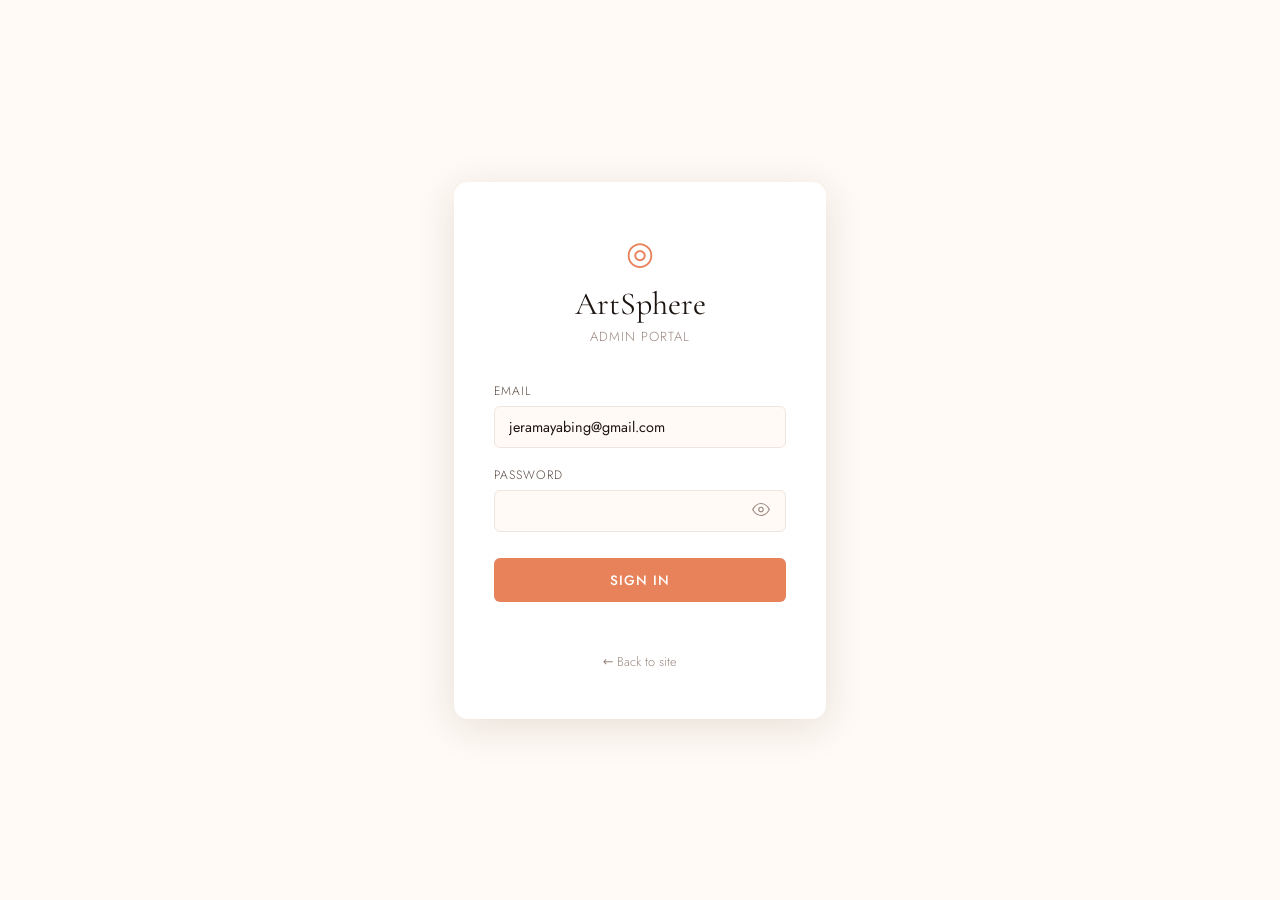
<file: admin/dashboard.html>
<!DOCTYPE html>
<html lang="en">
<head>
  <meta charset="UTF-8" />
  <meta name="viewport" content="width=device-width, initial-scale=1.0" />
  <title>Dashboard — ArtSphere Admin</title>
  <link rel="preconnect" href="https://fonts.googleapis.com">
  <link href="https://fonts.googleapis.com/css2?family=Cormorant+Garamond:ital,wght@0,300;0,400;0,500;1,400&family=Jost:wght@300;400;500&display=swap" rel="stylesheet">
  <link rel="stylesheet" href="/assets/css/admin.css" />
</head>
<body>

  <aside class="sidebar" id="sidebar">
    <div class="sidebar-logo"><span class="logo-mark">◎</span><span>ArtSphere</span></div>
    <nav class="sidebar-nav">
      <a href="#" class="nav-item active" data-view="dashboard" onclick="switchView('dashboard',this);return false;">
        <svg width="18" height="18" viewBox="0 0 24 24" fill="none" stroke="currentColor" stroke-width="1.5"><rect x="3" y="3" width="7" height="7"/><rect x="14" y="3" width="7" height="7"/><rect x="3" y="14" width="7" height="7"/><rect x="14" y="14" width="7" height="7"/></svg>
        Dashboard
      </a>
      <a href="#" class="nav-item" data-view="artworks" onclick="switchView('artworks',this);return false;">
        <svg width="18" height="18" viewBox="0 0 24 24" fill="none" stroke="currentColor" stroke-width="1.5"><rect x="3" y="3" width="18" height="18" rx="2"/><circle cx="8.5" cy="8.5" r="1.5"/><polyline points="21 15 16 10 5 21"/></svg>
        Artworks
      </a>
      <a href="#" class="nav-item" data-view="messages" onclick="switchView('messages',this);return false;">
        <svg width="18" height="18" viewBox="0 0 24 24" fill="none" stroke="currentColor" stroke-width="1.5"><path d="M4 4h16c1.1 0 2 .9 2 2v12c0 1.1-.9 2-2 2H4c-1.1 0-2-.9-2-2V6c0-1.1.9-2 2-2z"/><polyline points="22,6 12,13 2,6"/></svg>
        Messages
        <span class="badge" id="unreadBadge" style="display:none"></span>
      </a>
      <a href="#" class="nav-item" data-view="profile" onclick="switchView('profile',this);return false;">
        <svg width="18" height="18" viewBox="0 0 24 24" fill="none" stroke="currentColor" stroke-width="1.5"><path d="M20 21v-2a4 4 0 0 0-4-4H8a4 4 0 0 0-4 4v2"/><circle cx="12" cy="7" r="4"/></svg>
        My Profile
      </a>
    </nav>
    <div class="sidebar-footer">
      <span id="adminEmail" class="admin-email"></span>
      <button onclick="logout()" class="logout-btn">Sign Out</button>
    </div>
  </aside>

  <main class="admin-main">
    <header class="admin-header">
      <button class="menu-toggle" onclick="document.getElementById('sidebar').classList.toggle('open')">
        <span></span><span></span><span></span>
      </button>
      <h2 class="page-title" id="pageTitle">Dashboard</h2>
      <a href="/" target="_blank" class="view-site-btn">View Site ↗</a>
    </header>

    <!-- DASHBOARD -->
    <div class="view active" id="view-dashboard">
      <div class="stats-grid" id="statsGrid">
        <div class="stat-card skeleton"></div><div class="stat-card skeleton"></div>
        <div class="stat-card skeleton"></div><div class="stat-card skeleton"></div>
      </div>
      <div class="dashboard-grid">
        <div class="panel">
          <div class="panel-header"><h3>Recent Artworks</h3><button onclick="switchView('artworks')" class="panel-link">Manage all →</button></div>
          <div class="recent-artworks" id="recentArtworks"></div>
        </div>
        <div class="panel">
          <div class="panel-header"><h3>Recent Messages</h3><button onclick="switchView('messages')" class="panel-link">View all →</button></div>
          <div class="recent-messages" id="recentMessages"></div>
        </div>
      </div>
    </div>

    <!-- ARTWORKS -->
    <div class="view" id="view-artworks">
      <div class="view-toolbar"><button class="btn-primary" onclick="openArtworkModal()">+ Upload Artwork</button></div>
      <div class="artwork-admin-grid" id="artworkAdminGrid"><div class="loading-state"><div class="spinner"></div></div></div>
      <div class="pagination" id="artworkPagination"></div>
    </div>

    <!-- MESSAGES -->
    <div class="view" id="view-messages">
      <div class="messages-list" id="messagesList"><div class="loading-state"><div class="spinner"></div></div></div>
      <div class="pagination" id="msgPagination"></div>
    </div>

    <!-- PROFILE -->
    <div class="view" id="view-profile">
      <div class="profile-editor">
        <div class="profile-photo-section">
          <div class="profile-photo-wrap">
            <img id="profilePhotoPreview" src="" alt="Profile photo" style="display:none">
            <div class="profile-photo-placeholder" id="profilePlaceholder">
              <svg width="48" height="48" viewBox="0 0 24 24" fill="none" stroke="currentColor" stroke-width="1"><path d="M20 21v-2a4 4 0 0 0-4-4H8a4 4 0 0 0-4 4v2"/><circle cx="12" cy="7" r="4"/></svg>
              <span>No photo yet</span>
            </div>
          </div>
          <label class="photo-upload-btn">
            <input type="file" id="profilePhotoInput" accept="image/*" onchange="previewProfilePhoto(this)" style="display:none">
            Change Photo
          </label>
          <p class="photo-hint">JPG, PNG or WEBP · max 5MB<br>Displays as a circle on the homepage</p>
        </div>
        <form id="profileForm" onsubmit="saveProfile(event)" enctype="multipart/form-data">
          <div class="form-group">
            <label>Your Name</label>
            <input type="text" id="profileName" name="name" placeholder="e.g. Jeramaya Bing">
          </div>
          <div class="form-group">
            <label>Tagline <span style="color:var(--ink-light);font-size:.78rem">(shown on hero section)</span></label>
            <input type="text" id="profileTagline" name="tagline" placeholder="e.g. Creating moments into art">
          </div>
          <div class="form-group">
            <label>Bio <span style="color:var(--ink-light);font-size:.78rem">(shown on about section)</span></label>
            <textarea id="profileBio" name="bio" rows="5" placeholder="Tell visitors a bit about yourself and your art…"></textarea>
          </div>
          <button type="submit" class="btn-primary" id="profileSaveBtn">Save Profile</button>
          <div class="form-feedback" id="profileFeedback"></div>
        </form>
      </div>
    </div>
  </main>

  <!-- ARTWORK MODAL -->
  <div class="modal-overlay" id="artworkModal">
    <div class="modal">
      <div class="modal-header">
        <h3 id="modalTitle">Upload Artwork</h3>
        <button class="modal-close" onclick="closeArtworkModal()">✕</button>
      </div>
      <form id="artworkForm" onsubmit="submitArtwork(event)" enctype="multipart/form-data">
        <input type="hidden" id="artworkId">
        <div class="upload-zone" id="uploadZone" onclick="document.getElementById('artFile').click()">
          <input type="file" id="artFile" name="image" accept="image/*" onchange="previewImage(this)" style="display:none">
          <div class="upload-prompt" id="uploadPrompt">
            <svg width="32" height="32" viewBox="0 0 24 24" fill="none" stroke="currentColor" stroke-width="1"><path d="M21 15v4a2 2 0 01-2 2H5a2 2 0 01-2-2v-4"/><polyline points="17 8 12 3 7 8"/><line x1="12" y1="3" x2="12" y2="15"/></svg>
            <p>Click to choose image</p>
            <small>JPG, PNG, WEBP up to 10MB</small>
          </div>
          <img id="imagePreview" src="" alt="" style="display:none;width:100%;height:200px;object-fit:cover;border-radius:8px">
        </div>
        <div class="form-row">
          <div class="form-group">
            <label>Title *</label>
            <input type="text" id="artTitle" name="title" required>
          </div>
          <div class="form-group">
            <label>Category</label>
            <input type="text" id="artCategory" name="category" placeholder="e.g. Painting, Digital, Sketch">
          </div>
        </div>
        <div class="form-group">
          <label>Description</label>
          <textarea id="artDesc" name="description" rows="3" placeholder="Describe this artwork…"></textarea>
        </div>
        <div class="form-row">
          <div class="form-group">
            <label>Price (₱) — 0 = inquire</label>
            <input type="number" id="artPrice" name="price" min="0" step="0.01" placeholder="0">
          </div>
          <div class="form-group">
            <label>Availability</label>
            <select id="artAvailable" name="available">
              <option value="1">Available</option>
              <option value="0">Sold / Not Available</option>
            </select>
          </div>
        </div>
        <div class="modal-actions">
          <button type="button" onclick="closeArtworkModal()" class="btn-secondary">Cancel</button>
          <button type="submit" class="btn-primary" id="artSubmitBtn">Upload</button>
        </div>
        <div class="form-feedback" id="artFeedback"></div>
      </form>
    </div>
  </div>

  <!-- MESSAGE MODAL -->
  <div class="modal-overlay" id="messageModal">
    <div class="modal">
      <div class="modal-header"><h3>Message</h3><button class="modal-close" onclick="closeMessageModal()">✕</button></div>
      <div id="messageDetail"></div>
      <div class="modal-actions">
        <button onclick="closeMessageModal()" class="btn-secondary">Close</button>
        <a id="replyBtn" href="" class="btn-primary">Reply via Email</a>
      </div>
    </div>
  </div>

  <!-- DELETE CONFIRM -->
  <div class="modal-overlay" id="deleteModal">
    <div class="modal small">
      <div class="modal-header"><h3>Delete Artwork</h3><button class="modal-close" onclick="closeDeleteModal()">✕</button></div>
      <p style="color:#666;margin:16px 26px">Are you sure? This cannot be undone.</p>
      <div class="modal-actions">
        <button onclick="closeDeleteModal()" class="btn-secondary">Cancel</button>
        <button onclick="confirmDelete()" class="btn-danger" id="confirmDeleteBtn">Delete</button>
      </div>
    </div>
  </div>

  <div class="toast" id="toast"></div>
  <script src="/assets/js/admin.js"></script>
</body>
</html>
</file>
<file: assets/css/admin.css>
/* ============================================================
   ArtSphere — Admin Stylesheet
   ============================================================ */

*, *::before, *::after { box-sizing: border-box; margin: 0; padding: 0; }

:root {
  --orange:       #E8825A;
  --orange-light: #F4A96A;
  --orange-pale:  #FDE8DA;
  --cream:        #FFFAF5;
  --bg:           #F9F5F1;
  --white:        #FFFFFF;
  --ink:          #1C1410;
  --ink-mid:      #5A4A42;
  --ink-light:    #9B8880;
  --border:       #EEE5DF;
  --sidebar-w:    220px;
  --radius:       6px;
  --shadow:       0 2px 16px rgba(60,30,10,0.08);
  --font-display: 'Cormorant Garamond', Georgia, serif;
  --font-body:    'Jost', system-ui, sans-serif;
  --transition:   0.2s ease;
}

html, body { height: 100%; }
body {
  font-family: var(--font-body); font-weight: 300;
  background: var(--bg); color: var(--ink);
  -webkit-font-smoothing: antialiased;
  display: flex;
}

/* ── AUTH ── */
.auth-page { display: flex; align-items: center; justify-content: center; min-height: 100vh; background: var(--cream); }
.auth-container { width: 100%; max-width: 420px; padding: 24px; }
.auth-card { background: white; border-radius: 14px; padding: 48px 40px; box-shadow: 0 8px 40px rgba(60,30,10,0.12); }
.auth-logo { text-align: center; margin-bottom: 36px; }
.auth-logo .logo-mark { font-size: 2rem; color: var(--orange); display: block; }
.auth-logo h1 { font-family: var(--font-display); font-size: 2rem; font-weight: 400; color: var(--ink); margin-top: 8px; }
.auth-logo p { color: var(--ink-light); font-size: 0.82rem; margin-top: 4px; letter-spacing: 0.08em; text-transform: uppercase; }

.form-group { margin-bottom: 18px; }
.form-group label { display: block; font-size: 0.76rem; letter-spacing: 0.08em; text-transform: uppercase; color: var(--ink-mid); margin-bottom: 6px; }
.form-group input, .form-group textarea, .form-group select {
  width: 100%; padding: 10px 14px; border: 1px solid var(--border);
  border-radius: var(--radius); background: var(--cream);
  font-family: var(--font-body); font-size: 0.9rem; color: var(--ink);
  transition: border-color var(--transition), box-shadow var(--transition); outline: none;
}
.form-group input:focus, .form-group textarea:focus, .form-group select:focus {
  border-color: var(--orange); box-shadow: 0 0 0 3px rgba(232,130,90,0.12);
}
.form-group textarea { resize: vertical; }

.input-wrap { position: relative; }
.input-wrap input { padding-right: 44px; }
.toggle-pw { position: absolute; right: 12px; top: 50%; transform: translateY(-50%); background: none; border: none; cursor: pointer; color: var(--ink-light); padding: 4px; }

.btn-login {
  width: 100%; padding: 12px; background: var(--orange); color: white;
  border: none; border-radius: var(--radius); font-family: var(--font-body);
  font-size: 0.85rem; font-weight: 500; letter-spacing: 0.08em; text-transform: uppercase;
  cursor: pointer; transition: all var(--transition); margin-top: 8px;
}
.btn-login:hover { background: #d46f48; }
.btn-login:disabled { opacity: 0.6; cursor: not-allowed; }

.auth-error { color: #c0392b; font-size: 0.82rem; text-align: center; margin-top: 12px; min-height: 18px; }
.back-site { display: block; text-align: center; margin-top: 20px; color: var(--ink-light); font-size: 0.8rem; text-decoration: none; }
.back-site:hover { color: var(--orange); }

/* ── SIDEBAR ── */
.sidebar {
  width: var(--sidebar-w); flex-shrink: 0;
  background: var(--ink); min-height: 100vh;
  display: flex; flex-direction: column;
  position: fixed; left: 0; top: 0; bottom: 0; z-index: 100;
  transition: transform var(--transition);
}
.sidebar-logo {
  display: flex; align-items: center; gap: 8px;
  padding: 28px 24px 24px; border-bottom: 1px solid rgba(255,255,255,0.06);
  font-family: var(--font-display); font-size: 1.3rem; font-weight: 400;
  color: white;
}
.sidebar-logo .logo-mark { color: var(--orange-light); }

.sidebar-nav { flex: 1; padding: 16px 12px; display: flex; flex-direction: column; gap: 2px; }
.nav-item {
  display: flex; align-items: center; gap: 12px;
  padding: 10px 14px; border-radius: var(--radius);
  color: rgba(255,255,255,0.5); text-decoration: none; font-size: 0.85rem;
  transition: all var(--transition); cursor: pointer; position: relative;
}
.nav-item:hover { color: white; background: rgba(255,255,255,0.06); }
.nav-item.active { color: white; background: rgba(232,130,90,0.2); }
.nav-item svg { flex-shrink: 0; }
.badge {
  background: var(--orange); color: white; font-size: 0.65rem;
  padding: 2px 6px; border-radius: 10px; font-weight: 500; margin-left: auto;
}

.sidebar-footer {
  padding: 16px 24px 24px; border-top: 1px solid rgba(255,255,255,0.06);
  display: flex; flex-direction: column; gap: 10px;
}
.admin-email { color: rgba(255,255,255,0.35); font-size: 0.76rem; word-break: break-all; }
.logout-btn {
  background: rgba(255,255,255,0.06); border: none; border-radius: var(--radius);
  color: rgba(255,255,255,0.5); font-family: var(--font-body); font-size: 0.8rem;
  padding: 8px 14px; cursor: pointer; transition: all var(--transition); text-align: left;
}
.logout-btn:hover { background: rgba(255,255,255,0.1); color: white; }

/* ── MAIN ── */
.admin-main { margin-left: var(--sidebar-w); flex: 1; min-height: 100vh; display: flex; flex-direction: column; }
.admin-header {
  background: white; border-bottom: 1px solid var(--border);
  padding: 0 32px; height: 60px;
  display: flex; align-items: center; gap: 16px;
  position: sticky; top: 0; z-index: 10;
}
.menu-toggle { display: none; background: none; border: none; cursor: pointer; flex-direction: column; gap: 4px; padding: 4px; }
.menu-toggle span { display: block; width: 20px; height: 1.5px; background: var(--ink); }
.page-title { font-family: var(--font-display); font-weight: 400; font-size: 1.35rem; flex: 1; }
.view-site-btn { font-size: 0.78rem; color: var(--orange); text-decoration: none; letter-spacing: 0.04em; }
.view-site-btn:hover { text-decoration: underline; }

/* ── VIEWS ── */
.view { display: none; padding: 28px 32px; }
.view.active { display: block; }

/* ── STATS ── */
.stats-grid { display: grid; grid-template-columns: repeat(4, 1fr); gap: 16px; margin-bottom: 28px; }
.stat-card {
  background: white; border-radius: 10px; padding: 22px 24px;
  border: 1px solid var(--border); transition: box-shadow var(--transition);
}
.stat-card:hover { box-shadow: var(--shadow); }
.stat-label { font-size: 0.72rem; letter-spacing: 0.1em; text-transform: uppercase; color: var(--ink-light); margin-bottom: 8px; }
.stat-value { font-family: var(--font-display); font-size: 2.4rem; font-weight: 400; color: var(--ink); line-height: 1; }
.stat-icon { font-size: 1.2rem; margin-bottom: 8px; }
.skeleton { animation: pulse 1.4s ease infinite; background: linear-gradient(90deg, var(--border) 25%, #f5ede7 50%, var(--border) 75%); background-size: 200%; border-radius: 10px; min-height: 100px; }

/* ── DASHBOARD GRID ── */
.dashboard-grid { display: grid; grid-template-columns: 1fr 1fr; gap: 20px; }
.panel { background: white; border-radius: 10px; padding: 22px 24px; border: 1px solid var(--border); }
.panel-header { display: flex; align-items: center; justify-content: space-between; margin-bottom: 18px; }
.panel-header h3 { font-family: var(--font-display); font-size: 1.25rem; font-weight: 500; }
.panel-link { background: none; border: none; color: var(--orange); font-size: 0.8rem; cursor: pointer; font-family: var(--font-body); }

.recent-artworks { display: grid; grid-template-columns: repeat(2, 1fr); gap: 10px; }
.recent-art-card { border-radius: 8px; overflow: hidden; aspect-ratio: 1; position: relative; cursor: pointer; }
.recent-art-card img { width: 100%; height: 100%; object-fit: cover; }
.recent-art-card .art-overlay { position: absolute; inset: 0; background: linear-gradient(to top, rgba(0,0,0,0.5) 0%, transparent 60%); opacity: 0; transition: opacity var(--transition); display: flex; align-items: flex-end; padding: 8px; }
.recent-art-card:hover .art-overlay { opacity: 1; }
.recent-art-card .art-overlay span { color: white; font-size: 0.75rem; }

.recent-messages { display: flex; flex-direction: column; gap: 8px; }
.msg-preview {
  padding: 12px 14px; border-radius: 8px; background: var(--bg);
  cursor: pointer; transition: background var(--transition); border-left: 3px solid transparent;
}
.msg-preview:hover { background: var(--orange-pale); }
.msg-preview.unread { border-left-color: var(--orange); }
.msg-preview-name { font-weight: 500; font-size: 0.85rem; color: var(--ink); }
.msg-preview-subject { font-size: 0.78rem; color: var(--ink-light); margin-top: 2px; white-space: nowrap; overflow: hidden; text-overflow: ellipsis; }

/* ── ARTWORK ADMIN GRID ── */
.view-toolbar { margin-bottom: 20px; }
.artwork-admin-grid { display: grid; grid-template-columns: repeat(auto-fill, minmax(220px, 1fr)); gap: 18px; }
.admin-art-card { background: white; border-radius: 10px; overflow: hidden; border: 1px solid var(--border); transition: box-shadow var(--transition); }
.admin-art-card:hover { box-shadow: var(--shadow); }
.admin-art-img { aspect-ratio: 4/3; overflow: hidden; background: var(--orange-pale); cursor: pointer; }
.admin-art-img img { width: 100%; height: 100%; object-fit: cover; transition: transform var(--transition); }
.admin-art-card:hover .admin-art-img img { transform: scale(1.04); }
.admin-art-body { padding: 12px 14px; }
.admin-art-title { font-family: var(--font-display); font-size: 1rem; font-weight: 500; margin-bottom: 4px; white-space: nowrap; overflow: hidden; text-overflow: ellipsis; }
.admin-art-meta { font-size: 0.76rem; color: var(--ink-light); margin-bottom: 10px; }
.admin-art-actions { display: flex; gap: 6px; }
.btn-edit, .btn-del {
  flex: 1; padding: 6px; border-radius: 4px; border: none;
  font-family: var(--font-body); font-size: 0.74rem; cursor: pointer;
  letter-spacing: 0.04em; transition: all var(--transition);
}
.btn-edit { background: var(--orange-pale); color: var(--orange); }
.btn-edit:hover { background: var(--orange); color: white; }
.btn-del { background: #fef2f2; color: #e53e3e; }
.btn-del:hover { background: #e53e3e; color: white; }

/* ── MESSAGES LIST ── */
.messages-list { display: flex; flex-direction: column; gap: 6px; }
.msg-row {
  background: white; border-radius: 8px; padding: 14px 18px;
  display: grid; grid-template-columns: auto 1fr auto auto;
  gap: 12px; align-items: center; cursor: pointer;
  border: 1px solid var(--border); transition: all var(--transition);
  border-left: 3px solid transparent;
}
.msg-row:hover { box-shadow: var(--shadow); border-color: var(--border); }
.msg-row.unread { border-left-color: var(--orange); background: #fffbf8; }
.msg-type-icon { font-size: 1.1rem; }
.msg-row-name { font-weight: 500; font-size: 0.88rem; }
.msg-row-subject { font-size: 0.8rem; color: var(--ink-light); }
.msg-row-date { font-size: 0.76rem; color: var(--ink-light); white-space: nowrap; }
.msg-del-btn { background: none; border: none; color: var(--ink-light); cursor: pointer; font-size: 1rem; padding: 4px; opacity: 0; transition: opacity var(--transition); }
.msg-row:hover .msg-del-btn { opacity: 1; }
.msg-del-btn:hover { color: #e53e3e; }

/* ── MODAL ── */
.modal-overlay {
  display: none; position: fixed; inset: 0; z-index: 200;
  background: rgba(20,10,5,0.5); align-items: center; justify-content: center;
  padding: 24px; backdrop-filter: blur(4px);
}
.modal-overlay.open { display: flex; }
.modal {
  background: white; border-radius: 14px;
  width: 100%; max-width: 620px; max-height: 90vh; overflow-y: auto;
  box-shadow: 0 20px 60px rgba(60,30,10,0.2);
  animation: fadeUp 0.2s ease;
}
.modal.small { max-width: 380px; padding: 28px; }
.modal-header { display: flex; align-items: center; justify-content: space-between; padding: 22px 26px 0; }
.modal-header h3 { font-family: var(--font-display); font-size: 1.5rem; font-weight: 500; }
.modal-close { background: none; border: none; font-size: 1.1rem; color: var(--ink-light); cursor: pointer; padding: 4px; }
.modal-close:hover { color: var(--ink); }
.modal form, .modal > div:not(.modal-header):not(.modal-actions) { padding: 20px 26px; }
.modal-actions { display: flex; justify-content: flex-end; gap: 10px; padding: 16px 26px 22px; border-top: 1px solid var(--border); }
.form-row { display: grid; grid-template-columns: 1fr 1fr; gap: 14px; }
.form-feedback { font-size: 0.82rem; margin-top: 8px; min-height: 18px; }

/* ── UPLOAD ZONE ── */
.upload-zone {
  border: 2px dashed var(--border); border-radius: 10px;
  min-height: 160px; position: relative; cursor: pointer; overflow: hidden;
  transition: border-color var(--transition); margin-bottom: 18px;
  display: flex; align-items: center; justify-content: center;
}
.upload-zone:hover { border-color: var(--orange); }
.upload-zone input[type="file"] { position: absolute; inset: 0; opacity: 0; cursor: pointer; width: 100%; height: 100%; }
.upload-prompt { text-align: center; color: var(--ink-light); pointer-events: none; padding: 24px; }
.upload-prompt svg { color: var(--orange-light); margin-bottom: 8px; }
.upload-prompt p { font-size: 0.9rem; margin-bottom: 4px; }
.upload-prompt span { color: var(--orange); }
.upload-prompt small { font-size: 0.76rem; }
#imagePreview { width: 100%; height: 200px; object-fit: cover; display: block; }

/* ── BTNS ── */
.btn-primary {
  background: var(--orange); color: white; border: none;
  padding: 10px 22px; border-radius: var(--radius); cursor: pointer;
  font-family: var(--font-body); font-size: 0.82rem; font-weight: 500;
  letter-spacing: 0.06em; text-transform: uppercase; transition: all var(--transition);
  text-decoration: none; display: inline-block;
}
.btn-primary:hover { background: #d46f48; }
.btn-primary:disabled { opacity: 0.6; cursor: not-allowed; }
.btn-secondary {
  background: var(--bg); color: var(--ink-mid); border: 1px solid var(--border);
  padding: 10px 22px; border-radius: var(--radius); cursor: pointer;
  font-family: var(--font-body); font-size: 0.82rem; font-weight: 400;
  letter-spacing: 0.06em; transition: all var(--transition);
}
.btn-secondary:hover { border-color: var(--ink-mid); }
.btn-danger {
  background: #e53e3e; color: white; border: none;
  padding: 10px 22px; border-radius: var(--radius); cursor: pointer;
  font-family: var(--font-body); font-size: 0.82rem; font-weight: 500;
  letter-spacing: 0.06em; transition: background var(--transition);
}
.btn-danger:hover { background: #c0392b; }

/* ── MESSAGE DETAIL ── */
.msg-detail-header { margin-bottom: 20px; }
.msg-detail-name { font-family: var(--font-display); font-size: 1.6rem; font-weight: 400; margin-bottom: 4px; }
.msg-detail-meta { font-size: 0.82rem; color: var(--ink-light); }
.msg-detail-body {
  background: var(--bg); border-radius: 8px; padding: 16px 18px;
  line-height: 1.8; color: var(--ink-mid); white-space: pre-wrap; font-size: 0.9rem;
}
.msg-detail-artwork { background: var(--orange-pale); border-radius: 6px; padding: 10px 14px; font-size: 0.82rem; color: var(--orange); margin-bottom: 14px; }

/* ── PAGINATION ── */
.pagination { display: flex; justify-content: center; gap: 8px; padding: 20px 0; }
.page-btn {
  width: 34px; height: 34px; border-radius: var(--radius);
  border: 1px solid var(--border); background: white;
  font-size: 0.82rem; cursor: pointer; color: var(--ink-mid); transition: all var(--transition);
}
.page-btn:hover { border-color: var(--orange); color: var(--orange); }
.page-btn.active { background: var(--orange); border-color: var(--orange); color: white; }

/* ── LOADING & EMPTY ── */
.loading-state { display: flex; justify-content: center; padding: 60px; }
.spinner { width: 28px; height: 28px; border-radius: 50%; border: 2px solid var(--border); border-top-color: var(--orange); animation: spin 0.7s linear infinite; }
.empty-admin { text-align: center; padding: 60px 20px; color: var(--ink-light); }
.empty-admin p { font-family: var(--font-display); font-size: 1.4rem; font-weight: 300; }

/* ── TOAST ── */
.toast {
  position: fixed; bottom: 30px; left: 50%; transform: translateX(-50%) translateY(20px);
  background: var(--ink); color: white; padding: 10px 22px; border-radius: 22px;
  font-size: 0.82rem; opacity: 0; pointer-events: none; z-index: 999;
  transition: opacity 0.3s, transform 0.3s; white-space: nowrap;
}
.toast.show { opacity: 1; transform: translateX(-50%) translateY(0); }
.toast.success { background: #2a7a4b; }
.toast.error { background: #c0392b; }

/* ── ANIMATIONS ── */
@keyframes fadeUp { from { opacity: 0; transform: translateY(16px); } to { opacity: 1; transform: translateY(0); } }
@keyframes spin { to { transform: rotate(360deg); } }
@keyframes pulse { 0%, 100% { opacity: 1; } 50% { opacity: 0.5; } }

/* ── RESPONSIVE ── */
@media (max-width: 900px) {
  .stats-grid { grid-template-columns: repeat(2, 1fr); }
  .dashboard-grid { grid-template-columns: 1fr; }
}
@media (max-width: 700px) {
  .sidebar { transform: translateX(-100%); }
  .sidebar.open { transform: translateX(0); }
  .admin-main { margin-left: 0; }
  .menu-toggle { display: flex; }
  .view { padding: 20px 16px; }
  .admin-header { padding: 0 16px; }
  .stats-grid { grid-template-columns: 1fr 1fr; }
  .form-row { grid-template-columns: 1fr; }
}

/* ── PROFILE EDITOR ── */
.profile-editor { display: grid; grid-template-columns: 240px 1fr; gap: 40px; max-width: 860px; }
.profile-photo-section { display: flex; flex-direction: column; align-items: center; gap: 14px; }
.profile-photo-wrap {
  width: 180px; height: 180px; border-radius: 50%; overflow: hidden;
  border: 3px dashed var(--border); display: flex; align-items: center; justify-content: center;
  background: var(--bg);
}
#profilePhotoPreview { width: 180px; height: 180px; object-fit: cover; border-radius: 50%; }
.profile-photo-placeholder { text-align: center; color: var(--ink-light); display: flex; flex-direction: column; align-items: center; gap: 8px; font-size: .8rem; }
.photo-upload-btn {
  background: var(--orange-pale); color: var(--orange);
  padding: 8px 20px; border-radius: var(--radius); cursor: pointer;
  font-size: .82rem; font-family: var(--font-body); font-weight: 500;
  transition: all var(--transition);
}
.photo-upload-btn:hover { background: var(--orange); color: white; }
.photo-hint { font-size: .74rem; color: var(--ink-light); text-align: center; line-height: 1.6; }
@media (max-width: 700px) { .profile-editor { grid-template-columns: 1fr; } .profile-photo-section { flex-direction: row; align-items: flex-start; flex-wrap: wrap; } }
</file>
